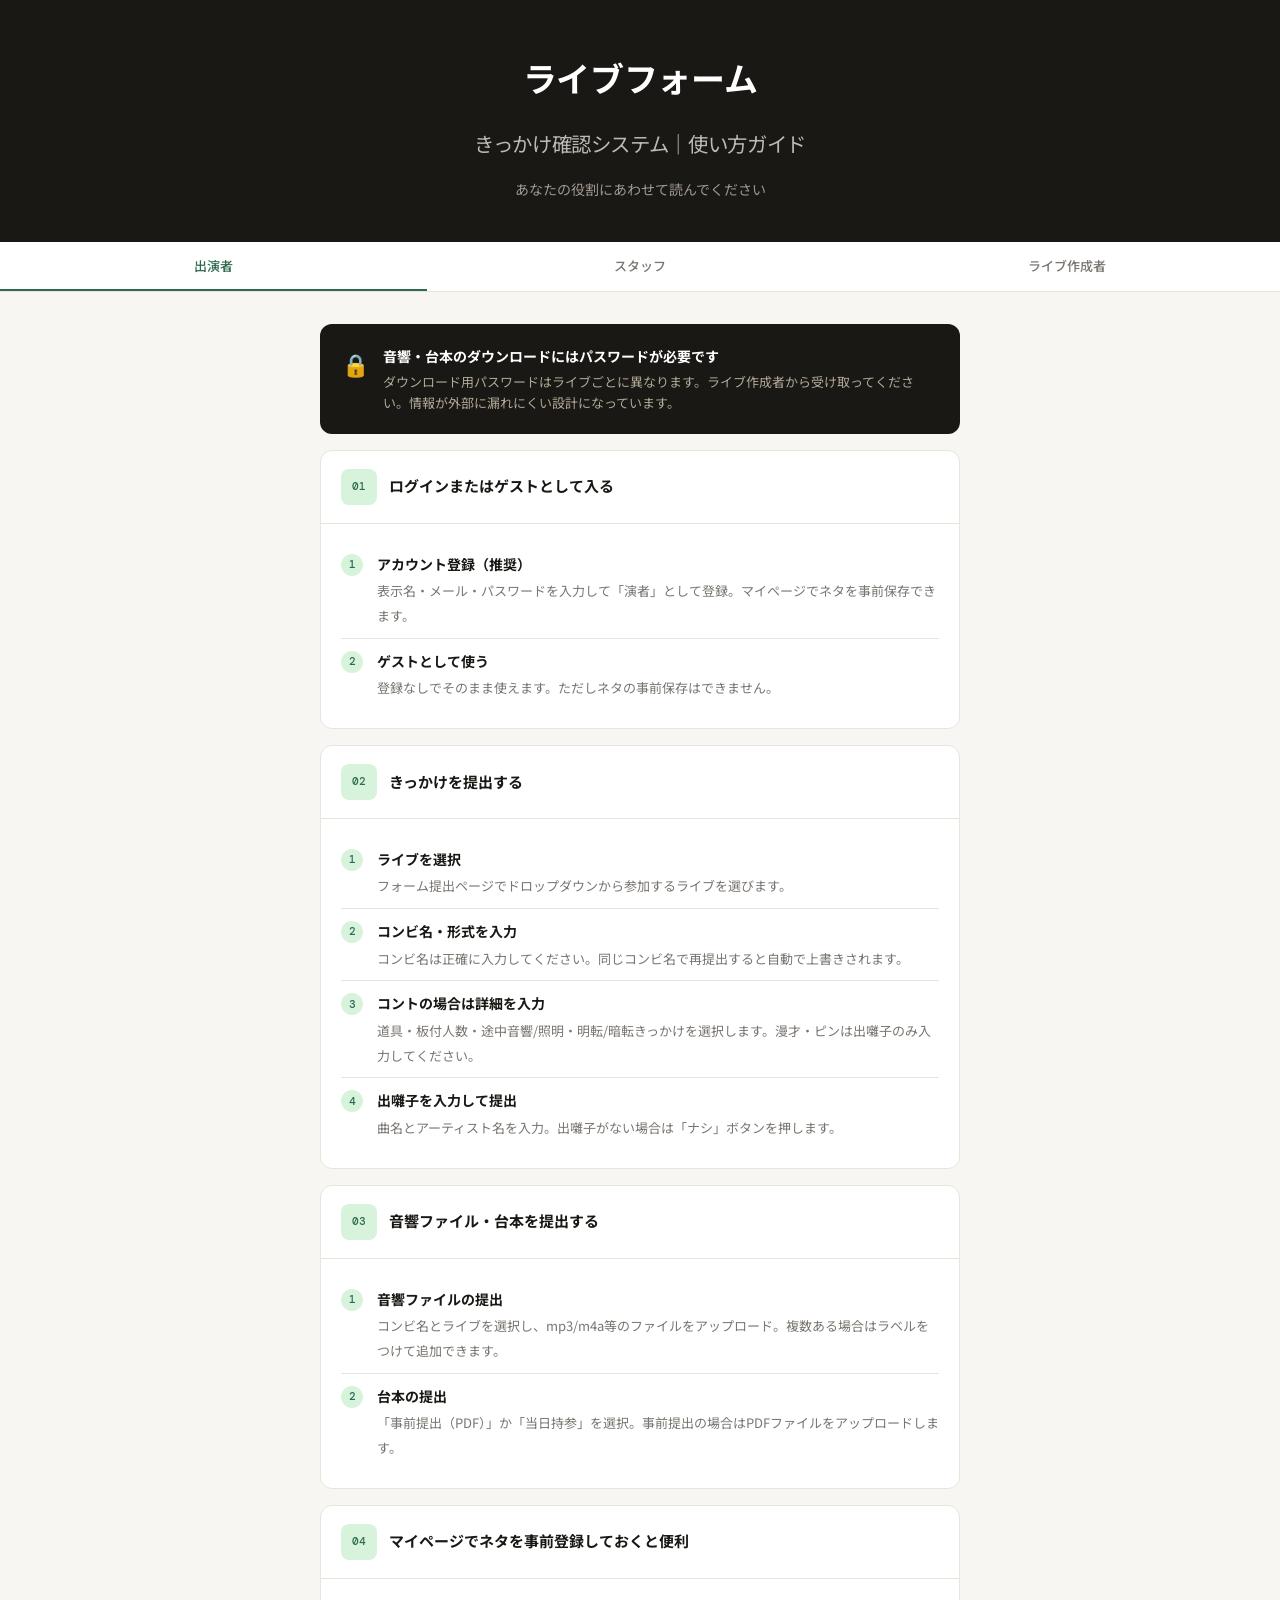
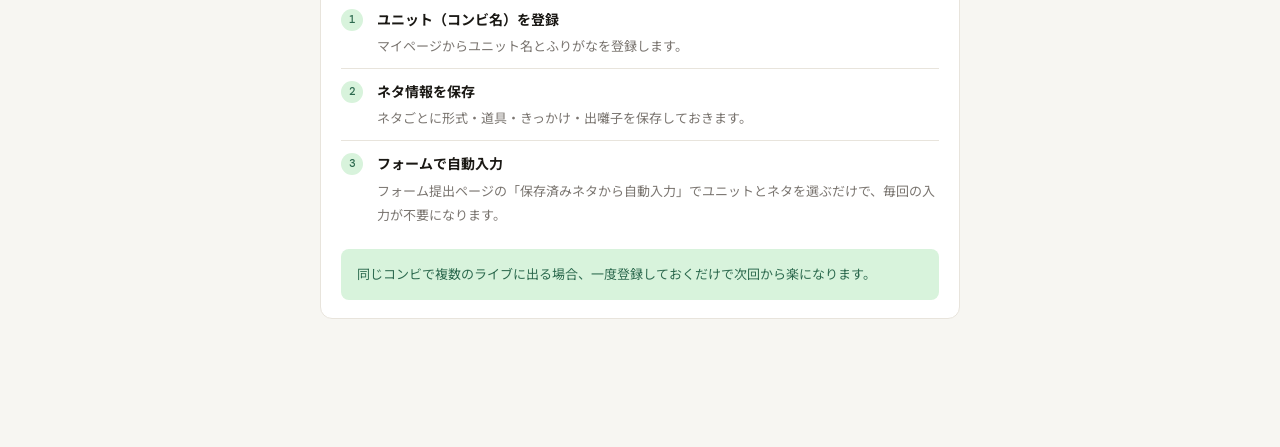
<file: guide.html>
<!DOCTYPE html>
<html lang="ja">
<head>
<meta charset="UTF-8">
<meta name="viewport" content="width=device-width, initial-scale=1.0">
<title>使い方ガイド｜きっかけ確認システム</title>
<link href="https://fonts.googleapis.com/css2?family=Noto+Sans+JP:wght@400;500;700&family=DM+Mono:wght@500&display=swap" rel="stylesheet">
<style>
:root{
  --bg:#f7f6f2;
  --surface:#ffffff;
  --border:#e8e4dc;
  --text:#1a1814;
  --muted:#7a7570;
  --accent-performer:#2d6a4f;
  --accent-performer-light:#d8f3dc;
  --accent-staff:#1d4e89;
  --accent-staff-light:#dbeafe;
  --accent-admin:#7b2d00;
  --accent-admin-light:#fde8d8;
  --radius:12px;
}
*{box-sizing:border-box;margin:0;padding:0;}
body{font-family:'Noto Sans JP',sans-serif;background:var(--bg);color:var(--text);line-height:1.75;padding-bottom:80px;}
header{background:var(--text);color:#fff;padding:48px 24px 40px;text-align:center;}
header h1{font-size:clamp(22px,5vw,34px);font-weight:700;letter-spacing:-.01em;margin-bottom:10px;}
header p{font-size:14px;color:#a09890;}
.tab-nav{display:flex;gap:0;background:var(--surface);border-bottom:1px solid var(--border);overflow-x:auto;position:sticky;top:0;z-index:100;scrollbar-width:none;}
.tab-nav::-webkit-scrollbar{display:none;}
.tab-btn{flex:1;min-width:100px;padding:14px 10px;border:none;background:none;font-family:'Noto Sans JP',sans-serif;font-size:13px;font-weight:500;color:var(--muted);cursor:pointer;border-bottom:2px solid transparent;transition:all .18s;white-space:nowrap;}
.tab-btn:hover{color:var(--text);}
.tab-btn.active-performer{color:var(--accent-performer);border-bottom-color:var(--accent-performer);}
.tab-btn.active-staff{color:var(--accent-staff);border-bottom-color:var(--accent-staff);}
.tab-btn.active-admin{color:var(--accent-admin);border-bottom-color:var(--accent-admin);}
.panel{display:none;max-width:680px;margin:0 auto;padding:32px 20px;}
.panel.active{display:block;animation:fadeIn .2s ease;}
@keyframes fadeIn{from{opacity:0;transform:translateY(6px);}to{opacity:1;transform:translateY(0);}}
.section{background:var(--surface);border:1px solid var(--border);border-radius:var(--radius);margin-bottom:16px;overflow:hidden;}
.section-header{display:flex;align-items:center;gap:12px;padding:18px 20px;border-bottom:1px solid var(--border);}
.section-icon{width:36px;height:36px;border-radius:8px;display:flex;align-items:center;justify-content:center;font-family:'DM Mono',monospace;font-size:11px;font-weight:500;flex-shrink:0;}
.section-title{font-size:15px;font-weight:700;}
.section-body{padding:18px 20px;}
.steps{list-style:none;}
.steps li{display:flex;gap:14px;align-items:flex-start;padding:10px 0;border-bottom:1px solid var(--border);font-size:14px;}
.steps li:last-child{border-bottom:none;}
.step-num{font-family:'DM Mono',monospace;font-size:11px;font-weight:500;width:22px;height:22px;border-radius:50%;display:flex;align-items:center;justify-content:center;flex-shrink:0;margin-top:2px;}
.step-text strong{display:block;font-weight:700;margin-bottom:2px;}
.step-text span{font-size:13px;color:var(--muted);}
.hint-box{border-radius:8px;padding:14px 16px;font-size:13px;margin-top:12px;display:flex;gap:10px;align-items:flex-start;}
.security-banner{background:var(--text);color:#fff;border-radius:var(--radius);padding:20px 22px;margin-bottom:16px;display:flex;gap:14px;align-items:flex-start;}
.security-banner .icon{font-size:22px;flex-shrink:0;}
.security-banner h3{font-size:14px;font-weight:700;margin-bottom:4px;}
.security-banner p{font-size:13px;color:#b0a898;line-height:1.6;}
.performer .section-icon{background:var(--accent-performer-light);color:var(--accent-performer);}
.performer .step-num{background:var(--accent-performer-light);color:var(--accent-performer);}
.performer .hint-box{background:var(--accent-performer-light);color:var(--accent-performer);}
.staff .section-icon{background:var(--accent-staff-light);color:var(--accent-staff);}
.staff .step-num{background:var(--accent-staff-light);color:var(--accent-staff);}
.staff .hint-box{background:var(--accent-staff-light);color:var(--accent-staff);}
.admin .section-icon{background:var(--accent-admin-light);color:var(--accent-admin);}
.admin .step-num{background:var(--accent-admin-light);color:var(--accent-admin);}
.admin .hint-box{background:var(--accent-admin-light);color:var(--accent-admin);}
</style>
</head>
<body>

<header>
  <h1>ライブフォーム<br><span style="font-size:0.6em;font-weight:400;opacity:0.7;">きっかけ確認システム｜使い方ガイド</span></h1>
  <p>あなたの役割にあわせて読んでください</p>
</header>

<div class="tab-nav">
  <button class="tab-btn" id="tab-performer" onclick="switchTab('performer')">出演者</button>
  <button class="tab-btn" id="tab-staff" onclick="switchTab('staff')">スタッフ</button>
  <button class="tab-btn" id="tab-admin" onclick="switchTab('admin')">ライブ作成者</button>
</div>

<!-- 出演者パネル -->
<div class="panel performer" id="panel-performer">

  <div class="security-banner">
    <div class="icon">🔒</div>
    <div>
      <h3>音響・台本のダウンロードにはパスワードが必要です</h3>
      <p>ダウンロード用パスワードはライブごとに異なります。ライブ作成者から受け取ってください。情報が外部に漏れにくい設計になっています。</p>
    </div>
  </div>

  <div class="section">
    <div class="section-header">
      <div class="section-icon">01</div>
      <p class="section-title">ログインまたはゲストとして入る</p>
    </div>
    <div class="section-body">
      <ul class="steps">
        <li>
          <div class="step-num">1</div>
          <div class="step-text">
            <strong>アカウント登録（推奨）</strong>
            <span>表示名・メール・パスワードを入力して「演者」として登録。マイページでネタを事前保存できます。</span>
          </div>
        </li>
        <li>
          <div class="step-num">2</div>
          <div class="step-text">
            <strong>ゲストとして使う</strong>
            <span>登録なしでそのまま使えます。ただしネタの事前保存はできません。</span>
          </div>
        </li>
      </ul>
    </div>
  </div>

  <div class="section">
    <div class="section-header">
      <div class="section-icon">02</div>
      <p class="section-title">きっかけを提出する</p>
    </div>
    <div class="section-body">
      <ul class="steps">
        <li>
          <div class="step-num">1</div>
          <div class="step-text">
            <strong>ライブを選択</strong>
            <span>フォーム提出ページでドロップダウンから参加するライブを選びます。</span>
          </div>
        </li>
        <li>
          <div class="step-num">2</div>
          <div class="step-text">
            <strong>コンビ名・形式を入力</strong>
            <span>コンビ名は正確に入力してください。同じコンビ名で再提出すると自動で上書きされます。</span>
          </div>
        </li>
        <li>
          <div class="step-num">3</div>
          <div class="step-text">
            <strong>コントの場合は詳細を入力</strong>
            <span>道具・板付人数・途中音響/照明・明転/暗転きっかけを選択します。漫才・ピンは出囃子のみ入力してください。</span>
          </div>
        </li>
        <li>
          <div class="step-num">4</div>
          <div class="step-text">
            <strong>出囃子を入力して提出</strong>
            <span>曲名とアーティスト名を入力。出囃子がない場合は「ナシ」ボタンを押します。</span>
          </div>
        </li>
      </ul>
    </div>
  </div>

  <div class="section">
    <div class="section-header">
      <div class="section-icon">03</div>
      <p class="section-title">音響ファイル・台本を提出する</p>
    </div>
    <div class="section-body">
      <ul class="steps">
        <li>
          <div class="step-num">1</div>
          <div class="step-text">
            <strong>音響ファイルの提出</strong>
            <span>コンビ名とライブを選択し、mp3/m4a等のファイルをアップロード。複数ある場合はラベルをつけて追加できます。</span>
          </div>
        </li>
        <li>
          <div class="step-num">2</div>
          <div class="step-text">
            <strong>台本の提出</strong>
            <span>「事前提出（PDF）」か「当日持参」を選択。事前提出の場合はPDFファイルをアップロードします。</span>
          </div>
        </li>
      </ul>
    </div>
  </div>

  <div class="section">
    <div class="section-header">
      <div class="section-icon">04</div>
      <p class="section-title">マイページでネタを事前登録しておくと便利</p>
    </div>
    <div class="section-body">
      <ul class="steps">
        <li>
          <div class="step-num">1</div>
          <div class="step-text">
            <strong>ユニット（コンビ名）を登録</strong>
            <span>マイページからユニット名とふりがなを登録します。</span>
          </div>
        </li>
        <li>
          <div class="step-num">2</div>
          <div class="step-text">
            <strong>ネタ情報を保存</strong>
            <span>ネタごとに形式・道具・きっかけ・出囃子を保存しておきます。</span>
          </div>
        </li>
        <li>
          <div class="step-num">3</div>
          <div class="step-text">
            <strong>フォームで自動入力</strong>
            <span>フォーム提出ページの「保存済みネタから自動入力」でユニットとネタを選ぶだけで、毎回の入力が不要になります。</span>
          </div>
        </li>
      </ul>
      <div class="hint-box">
        <div>同じコンビで複数のライブに出る場合、一度登録しておくだけで次回から楽になります。</div>
      </div>
    </div>
  </div>

</div>

<!-- スタッフパネル -->
<div class="panel staff" id="panel-staff">

  <div class="security-banner">
    <div class="icon">🔒</div>
    <div>
      <h3>音響・台本のダウンロードにはパスワードが必要です</h3>
      <p>ダウンロード用パスワードはライブごとに異なります。ライブ作成者から受け取ってください。情報が外部に漏れにくい設計になっています。</p>
    </div>
  </div>

  <div class="section">
    <div class="section-header">
      <div class="section-icon">01</div>
      <p class="section-title">スタッフページで担当ライブを登録する</p>
    </div>
    <div class="section-body">
      <ul class="steps">
        <li>
          <div class="step-num">1</div>
          <div class="step-text">
            <strong>スタッフとしてログイン</strong>
            <span>アカウント登録時に「スタッフ」を選択してください。</span>
          </div>
        </li>
        <li>
          <div class="step-num">2</div>
          <div class="step-text">
            <strong>担当ライブに「参加する」</strong>
            <span>スタッフページのライブ一覧から担当するライブの「参加する」を押します。カレンダーに反映されます。</span>
          </div>
        </li>
      </ul>
    </div>
  </div>

  <div class="section">
    <div class="section-header">
      <div class="section-icon">02</div>
      <p class="section-title">きっかけ表を確認する</p>
    </div>
    <div class="section-body">
      <ul class="steps">
        <li>
          <div class="step-num">1</div>
          <div class="step-text">
            <strong>きっかけ表ページを開く</strong>
            <span>担当ライブのカードをタップすると、提出一覧がすぐ下に展開されます。</span>
          </div>
        </li>
        <li>
          <div class="step-num">2</div>
          <div class="step-text">
            <strong>内容を確認</strong>
            <span>コンビ名・形式・道具・板付・音響/照明・明転/暗転きっかけ・出囃子が一覧で確認できます。⚠️は未提出を意味します。</span>
          </div>
        </li>
      </ul>
    </div>
  </div>

  <div class="section">
    <div class="section-header">
      <div class="section-icon">03</div>
      <p class="section-title">香盤を入力して出番順を並び替える</p>
    </div>
    <div class="section-body">
      <ul class="steps">
        <li>
          <div class="step-num">1</div>
          <div class="step-text">
            <strong>ライブを開いて「香盤入力」ボタンを押す</strong>
            <span>ライブカードを開いた状態で右上の「香盤入力」ボタンを押します。</span>
          </div>
        </li>
        <li>
          <div class="step-num">2</div>
          <div class="step-text">
            <strong>ダウンロード用パスワードを入力</strong>
            <span>ライブ作成者から受け取ったパスワードを入力します。</span>
          </div>
        </li>
        <li>
          <div class="step-num">3</div>
          <div class="step-text">
            <strong>香盤テキストを貼り付ける</strong>
            <span>コンビ名を1行1組で貼り付けてください。OPMC・中MC・EDMCは自動で無視されます。番号付きでも問題ありません。</span>
          </div>
        </li>
        <li>
          <div class="step-num">4</div>
          <div class="step-text">
            <strong>プレビューを確認して保存</strong>
            <span>「プレビュー」で順番を確認し、「この順番で保存」を押すときっかけ表に即座に反映されます。未提出のコンビは薄く表示されます。</span>
          </div>
        </li>
      </ul>
      <div class="hint-box">
        <div>香盤は保存されるため、後からフォームを提出しても順番は維持されます。</div>
      </div>
    </div>
  </div>

  <div class="section">
    <div class="section-header">
      <div class="section-icon">04</div>
      <p class="section-title">PDF出力して印刷する</p>
    </div>
    <div class="section-body">
      <ul class="steps">
        <li>
          <div class="step-num">1</div>
          <div class="step-text">
            <strong>ライブを開いた状態で「PDF出力」</strong>
            <span>右上の「PDF出力」ボタンを押すとプレビューが表示されます。</span>
          </div>
        </li>
        <li>
          <div class="step-num">2</div>
          <div class="step-text">
            <strong>「PDF保存」して印刷</strong>
            <span>横向きA4で保存されます。そのまま印刷して本番当日のきっかけ表として使えます。</span>
          </div>
        </li>
      </ul>
    </div>
  </div>

  <div class="section">
    <div class="section-header">
      <div class="section-icon">05</div>
      <p class="section-title">きっかけの内容を修正する</p>
    </div>
    <div class="section-body">
      <ul class="steps">
        <li>
          <div class="step-num">1</div>
          <div class="step-text">
            <strong>「編集モード」ボタンを押す</strong>
            <span>提出一覧の右上にある「編集モード」を押します。</span>
          </div>
        </li>
        <li>
          <div class="step-num">2</div>
          <div class="step-text">
            <strong>ダウンロード用パスワードを入力</strong>
            <span>ライブ作成者から受け取ったパスワードを入力します。</span>
          </div>
        </li>
        <li>
          <div class="step-num">3</div>
          <div class="step-text">
            <strong>編集して保存</strong>
            <span>各行の「編集」ボタンからきっかけ内容を修正できます。</span>
          </div>
        </li>
      </ul>
    </div>
  </div>

</div>

<!-- ライブ作成者パネル -->
<div class="panel admin" id="panel-admin">

  <div class="security-banner">
    <div class="icon">🔒</div>
    <div>
      <h3>音響・台本のダウンロードにはパスワードが必要です</h3>
      <p>ダウンロード用パスワードはライブごとに設定します。スタッフや関係者にのみ共有してください。情報が外部に漏れにくい設計になっています。</p>
    </div>
  </div>

  <div class="section">
    <div class="section-header">
      <div class="section-icon">01</div>
      <p class="section-title">ライブを作成する</p>
    </div>
    <div class="section-body">
      <ul class="steps">
        <li>
          <div class="step-num">1</div>
          <div class="step-text">
            <strong>管理者パスワードでログイン</strong>
            <span>ライブ管理ページ（admin）を開き、管理者パスワードを入力します。</span>
          </div>
        </li>
        <li>
          <div class="step-num">2</div>
          <div class="step-text">
            <strong>ライブ名・開催日・締切を入力</strong>
            <span>提出締切を設定しておくと出演者に伝わりやすくなります。</span>
          </div>
        </li>
        <li>
          <div class="step-num">3</div>
          <div class="step-text">
            <strong>ダウンロード用パスワードを設定</strong>
            <span>音響・台本のダウンロードおよびきっかけ表の編集・香盤入力に使うパスワードを決めます。<strong>作成後は確認できないので必ずメモしてください。</strong></span>
          </div>
        </li>
        <li>
          <div class="step-num">4</div>
          <div class="step-text">
            <strong>スタッフに共有する</strong>
            <span>ダウンロード用パスワードをスタッフに伝えてください。</span>
          </div>
        </li>
      </ul>
    </div>
  </div>

  <div class="section">
    <div class="section-header">
      <div class="section-icon">02</div>
      <p class="section-title">香盤を入力して出番順を設定する</p>
    </div>
    <div class="section-body">
      <ul class="steps">
        <li>
          <div class="step-num">1</div>
          <div class="step-text">
            <strong>きっかけ表ページでライブを開く</strong>
            <span>対象ライブのカードをタップして提出一覧を展開します。</span>
          </div>
        </li>
        <li>
          <div class="step-num">2</div>
          <div class="step-text">
            <strong>「香盤入力」ボタンを押す</strong>
            <span>右上の「香盤入力」ボタンからダウンロード用パスワードを入力して進みます。</span>
          </div>
        </li>
        <li>
          <div class="step-num">3</div>
          <div class="step-text">
            <strong>香盤テキストを貼り付けて保存</strong>
            <span>コンビ名を1行1組で貼り付けてください。OPMC・中MC・EDMCは自動で無視されます。保存するとすべての端末のきっかけ表に即座に反映されます。</span>
          </div>
        </li>
      </ul>
      <div class="hint-box">
        <div>後からフォームを提出しても香盤の順番は維持されます。未提出のコンビは薄く表示されます。</div>
      </div>
    </div>
  </div>

  <div class="section">
    <div class="section-header">
      <div class="section-icon">03</div>
      <p class="section-title">提出状況を確認する</p>
    </div>
    <div class="section-body">
      <ul class="steps">
        <li>
          <div class="step-num">1</div>
          <div class="step-text">
            <strong>「提出一覧」を開く</strong>
            <span>ライブカードの「提出一覧」ボタンで各コンビの提出状況が確認できます。</span>
          </div>
        </li>
        <li>
          <div class="step-num">2</div>
          <div class="step-text">
            <strong>⚠️マークを確認</strong>
            <span>音響・台本の列に⚠️がある場合は未提出です。出演者に連絡してください。</span>
          </div>
        </li>
      </ul>
    </div>
  </div>

  <div class="section">
    <div class="section-header">
      <div class="section-icon">04</div>
      <p class="section-title">ライブを非表示にする</p>
    </div>
    <div class="section-body">
      <ul class="steps">
        <li>
          <div class="step-num">1</div>
          <div class="step-text">
            <strong>「非表示にする」ボタンを押す</strong>
            <span>終了したライブや準備中のライブを一覧から隠せます。</span>
          </div>
        </li>
        <li>
          <div class="step-num">2</div>
          <div class="step-text">
            <strong>データは保持される</strong>
            <span>非表示にしても提出データは消えません。「表示に戻す」でいつでも復元できます。</span>
          </div>
        </li>
      </ul>
    </div>
  </div>

</div>

<script>
function switchTab(role){
  document.querySelectorAll('.tab-btn').forEach(b=>b.className='tab-btn')
  document.querySelectorAll('.panel').forEach(p=>p.classList.remove('active'))
  document.getElementById('tab-'+role).classList.add('tab-btn','active-'+role)
  document.getElementById('panel-'+role).classList.add('active')
}
switchTab('performer')
</script>
</body>
</html>
</file>
